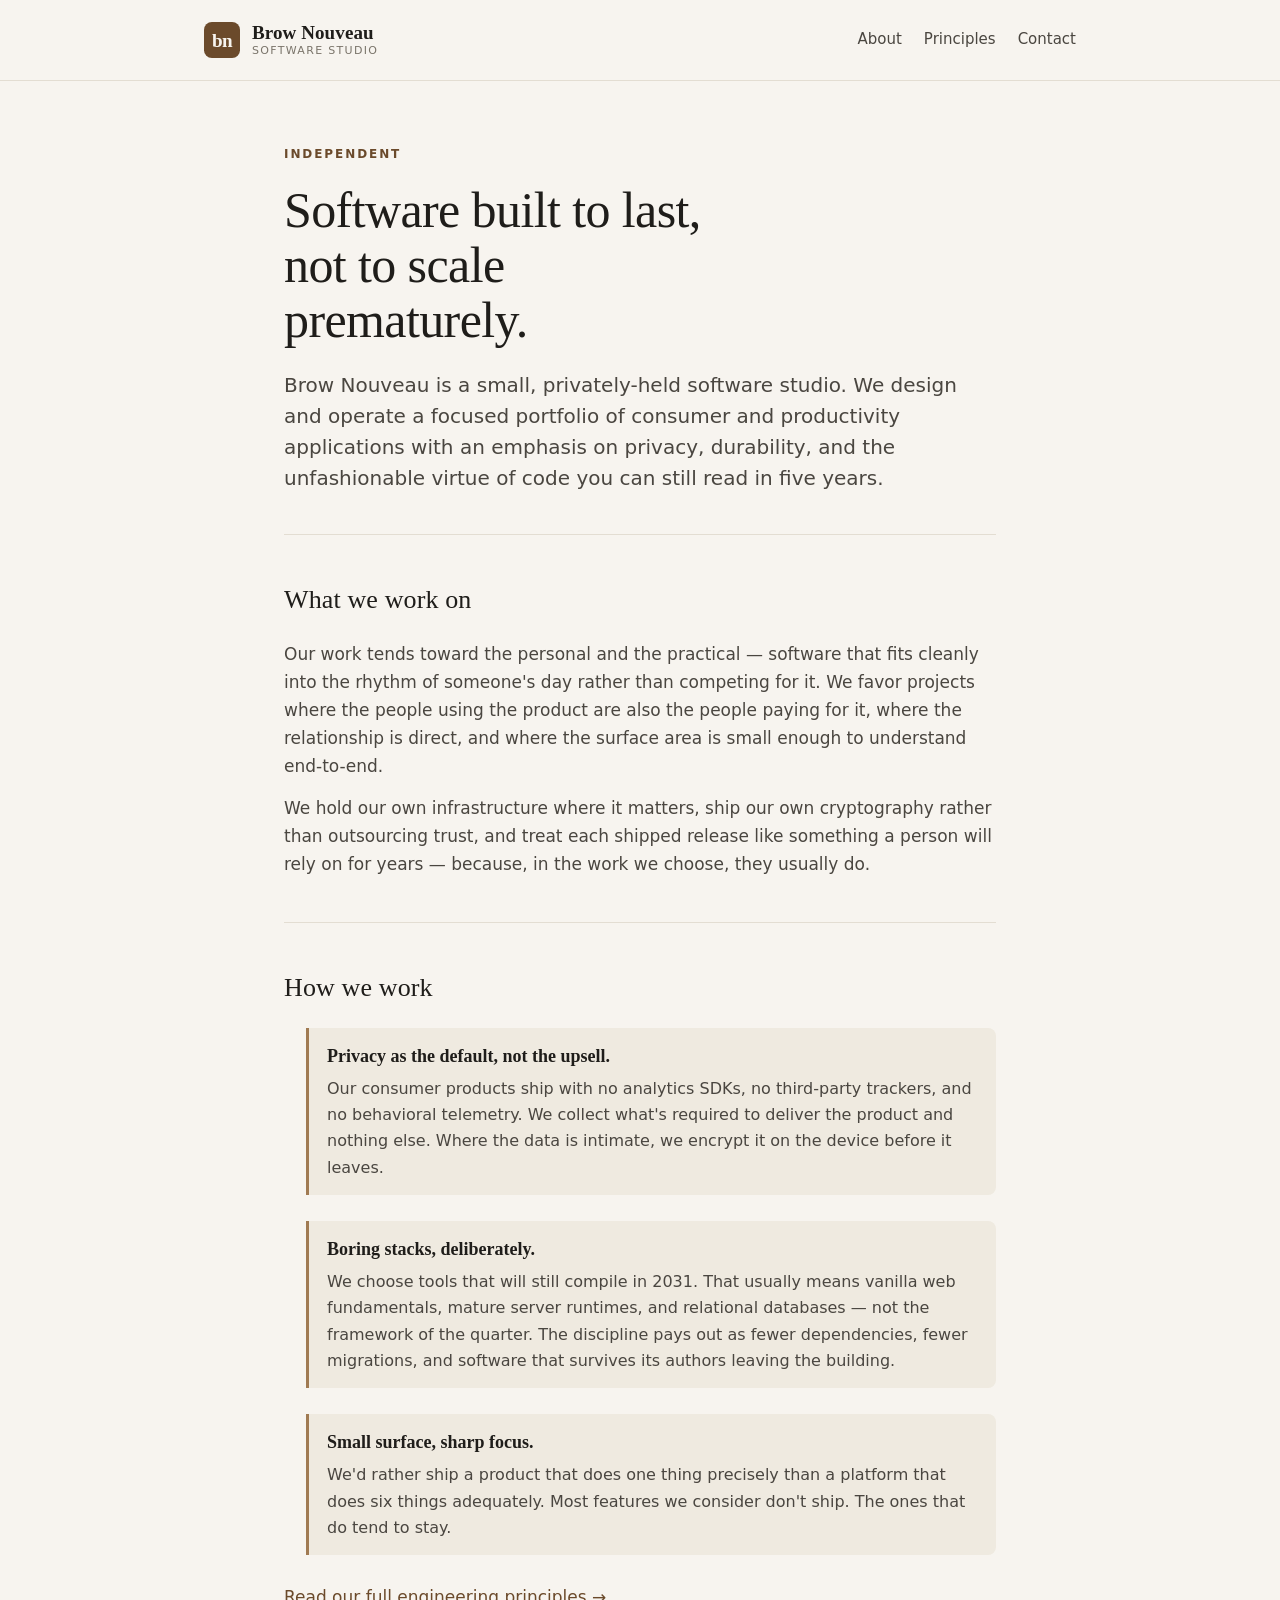
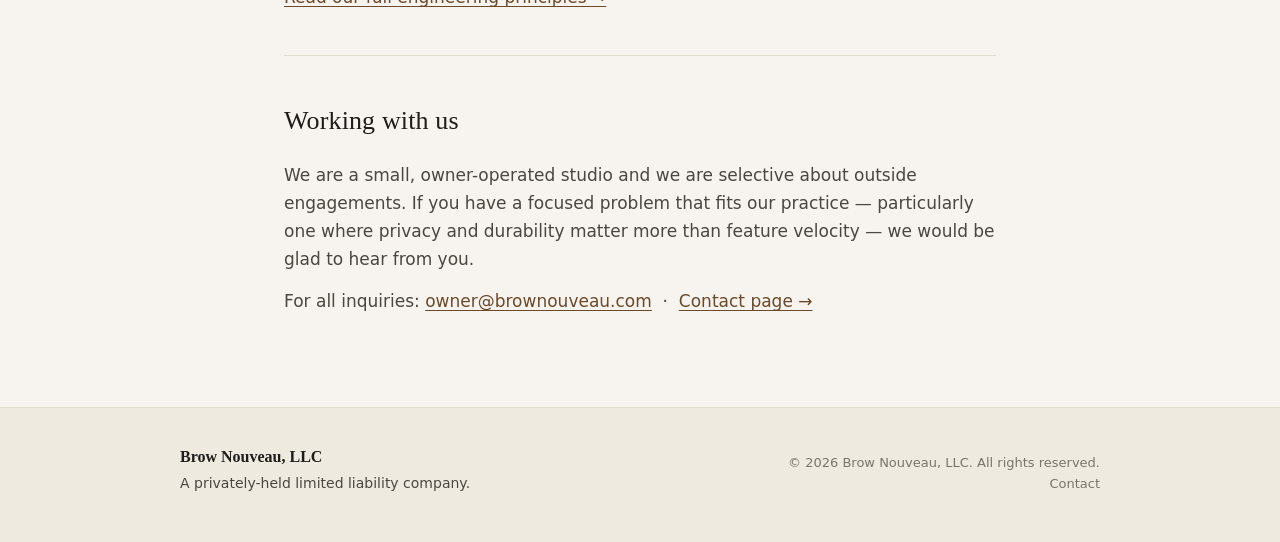
<file: index.html>
<!doctype html>
<html lang="en">
<head>
  <meta charset="utf-8" />
  <meta name="viewport" content="width=device-width, initial-scale=1" />
  <title>Brow Nouveau — independent software studio</title>
  <meta name="description" content="Brow Nouveau, LLC is an independent US-based software studio. We build careful, privacy-respecting tools without analytics, tracking, or framework churn." />
  <meta name="theme-color" content="#f7f4ef" />
  <link rel="icon" href="/favicon.svg" type="image/svg+xml" />
  <link rel="stylesheet" href="/styles.css" />
</head>
<body>

<header class="site-header">
  <div class="site-header-inner">
    <a class="brand" href="/">
      <svg class="brand-mark-svg" viewBox="0 0 64 64" aria-hidden="true">
        <rect width="64" height="64" rx="14" fill="#6b4a2b"/>
        <text x="32" y="44" font-family="Iowan Old Style, Charter, Georgia, serif"
              font-weight="600" font-size="34" fill="#f7f4ef"
              text-anchor="middle" letter-spacing="-1">bn</text>
      </svg>
      <span class="brand-text">
        <span class="brand-name">Brow Nouveau</span>
        <span class="brand-sub">Software Studio</span>
      </span>
    </a>
    <nav class="site-nav" aria-label="Primary">
      <a href="/about.html">About</a>
      <a href="/principles.html">Principles</a>
      <a href="/contact.html">Contact</a>
    </nav>
  </div>
</header>

<main class="wrap">

  <section class="hero">
    <p class="hero-eyebrow">Independent</p>
    <h1>Software built to last, not to scale prematurely.</h1>
    <p class="lede">
      Brow Nouveau is a small, privately-held software studio. We design and
      operate a focused portfolio of consumer and productivity applications
      with an emphasis on privacy, durability, and the unfashionable virtue
      of code you can still read in five years.
    </p>
  </section>

  <section class="section">
    <h2>What we work on</h2>
    <p>
      Our work tends toward the personal and the practical — software that
      fits cleanly into the rhythm of someone's day rather than competing
      for it. We favor projects where the people using the product are also
      the people paying for it, where the relationship is direct, and where
      the surface area is small enough to understand end-to-end.
    </p>
    <p>
      We hold our own infrastructure where it matters, ship our own
      cryptography rather than outsourcing trust, and treat each shipped
      release like something a person will rely on for years — because, in
      the work we choose, they usually do.
    </p>
  </section>

  <section class="section">
    <h2>How we work</h2>
    <ul class="principles">
      <li>
        <strong>Privacy as the default, not the upsell.</strong>
        <p>
          Our consumer products ship with no analytics SDKs, no third-party
          trackers, and no behavioral telemetry. We collect what's required
          to deliver the product and nothing else. Where the data is
          intimate, we encrypt it on the device before it leaves.
        </p>
      </li>
      <li>
        <strong>Boring stacks, deliberately.</strong>
        <p>
          We choose tools that will still compile in 2031. That usually
          means vanilla web fundamentals, mature server runtimes, and
          relational databases — not the framework of the quarter. The
          discipline pays out as fewer dependencies, fewer migrations, and
          software that survives its authors leaving the building.
        </p>
      </li>
      <li>
        <strong>Small surface, sharp focus.</strong>
        <p>
          We'd rather ship a product that does one thing precisely than a
          platform that does six things adequately. Most features we
          consider don't ship. The ones that do tend to stay.
        </p>
      </li>
    </ul>
    <p style="margin-top: 22px;">
      <a href="/principles.html">Read our full engineering principles →</a>
    </p>
  </section>

  <section class="section">
    <h2>Working with us</h2>
    <p>
      We are a small, owner-operated studio and we are selective about
      outside engagements. If you have a focused problem that fits our
      practice — particularly one where privacy and durability matter more
      than feature velocity — we would be glad to hear from you.
    </p>
    <p>
      For all inquiries:
      <a href="mailto:owner@brownouveau.com">owner@brownouveau.com</a>
      &nbsp;·&nbsp; <a href="/contact.html">Contact page →</a>
    </p>
  </section>

</main>

<footer class="site-footer">
  <div class="site-footer-inner">
    <p class="footer-entity">
      <strong>Brow Nouveau, LLC</strong>
      A privately-held limited liability company.
    </p>
    <p class="footer-meta">
      &copy; 2026 Brow Nouveau, LLC. All rights reserved.<br/>
      <a href="/contact.html">Contact</a>
    </p>
  </div>
</footer>

</body>
</html>
</file>
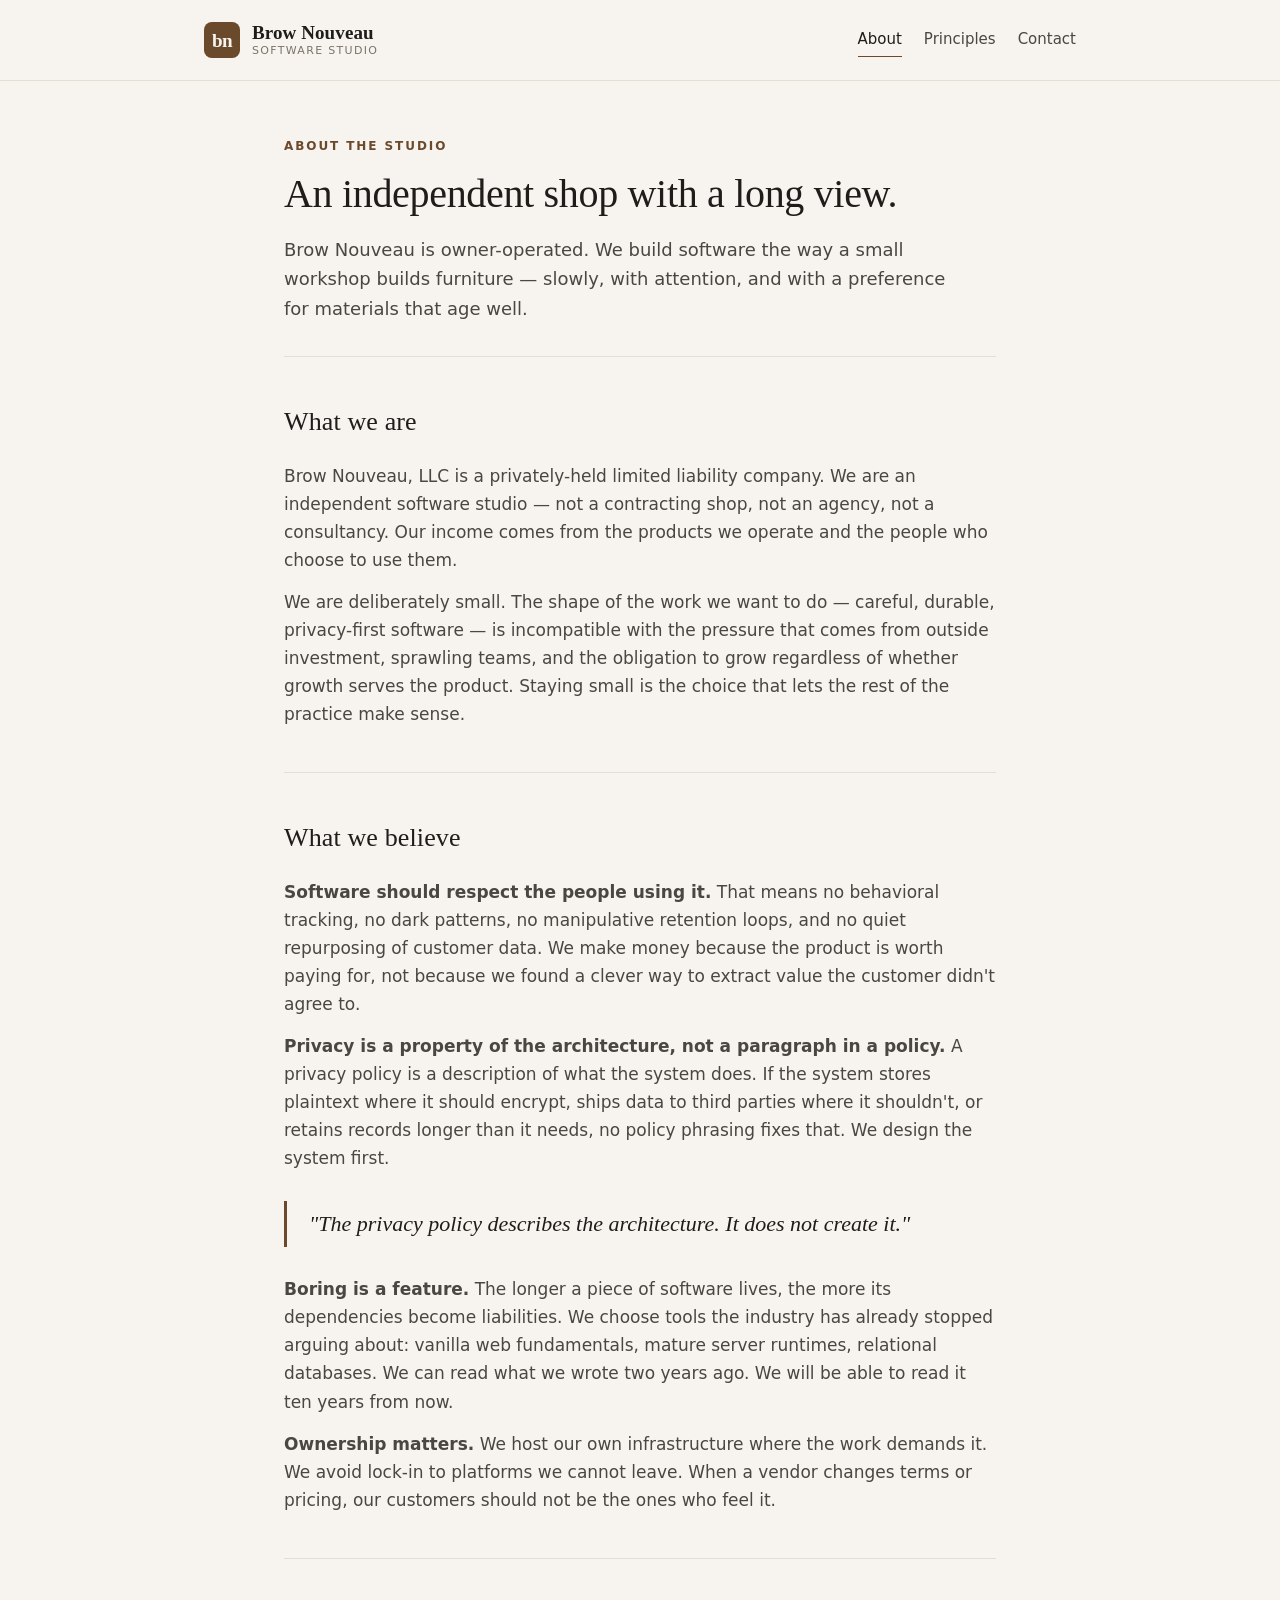
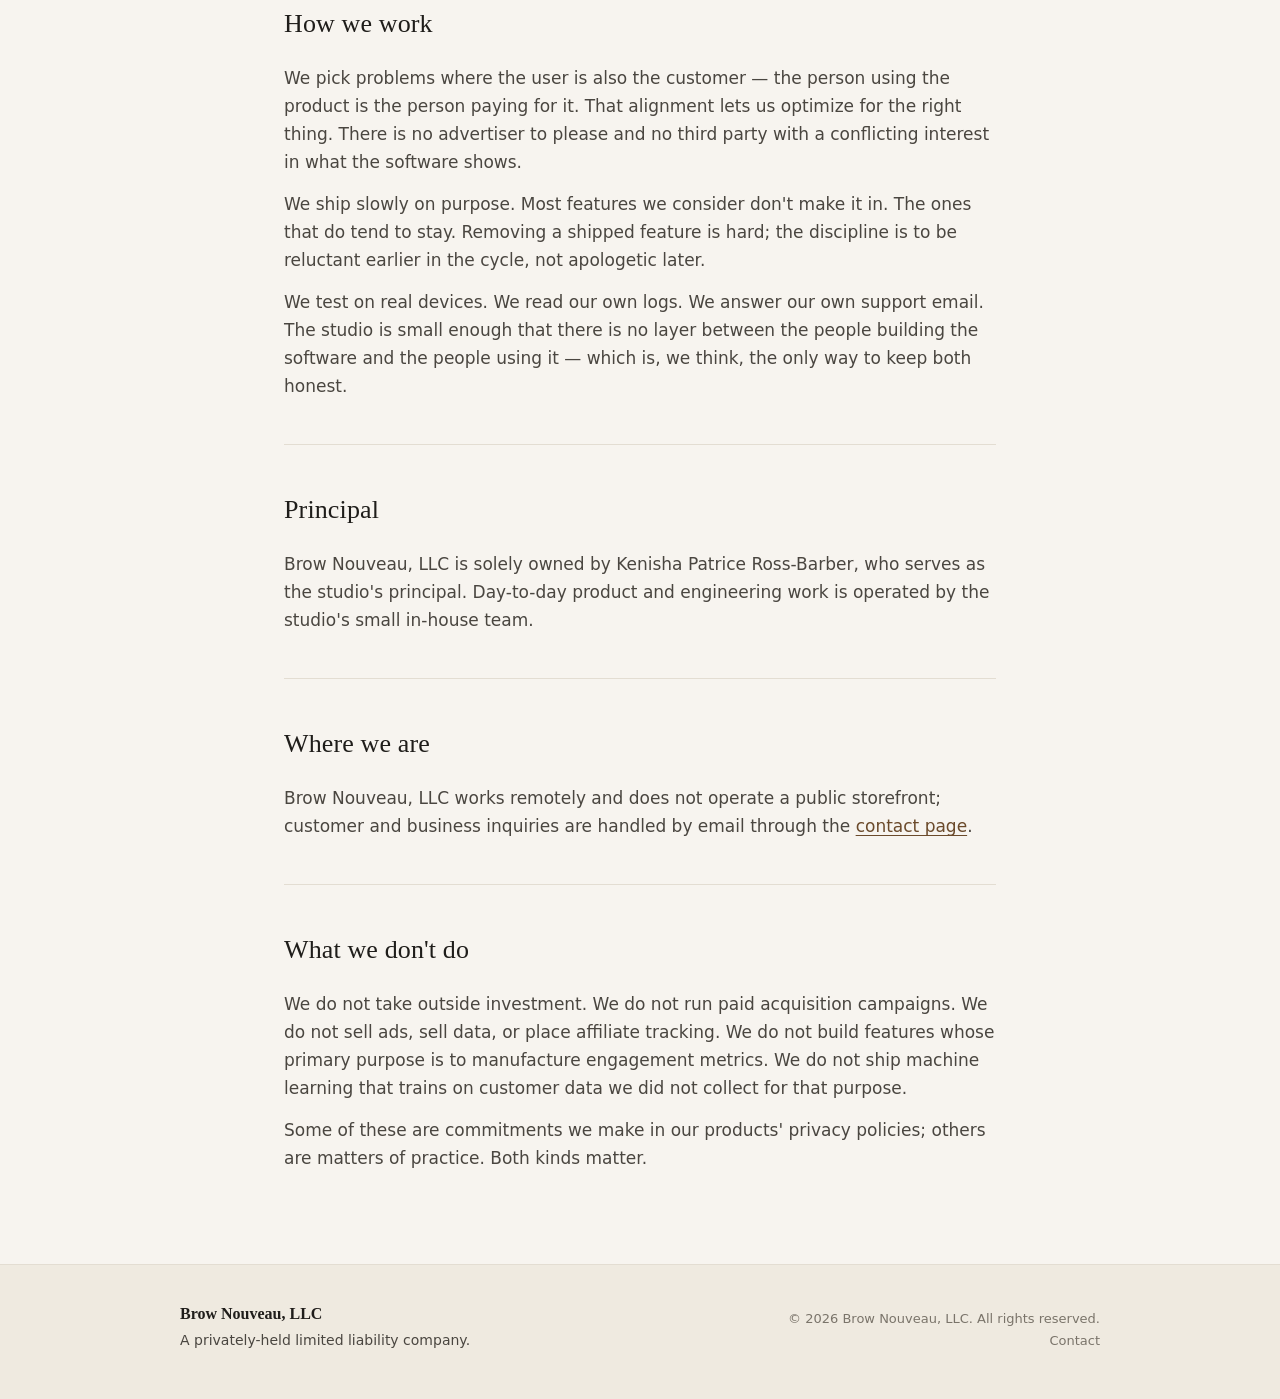
<file: about.html>
<!doctype html>
<html lang="en">
<head>
  <meta charset="utf-8" />
  <meta name="viewport" content="width=device-width, initial-scale=1" />
  <title>About — Brow Nouveau</title>
  <meta name="description" content="Brow Nouveau, LLC is an independent, owner-operated software studio in the United States. Here's how we work and what we believe." />
  <meta name="theme-color" content="#f7f4ef" />
  <link rel="icon" href="/favicon.svg" type="image/svg+xml" />
  <link rel="stylesheet" href="/styles.css" />
</head>
<body>

<header class="site-header">
  <div class="site-header-inner">
    <a class="brand" href="/">
      <svg class="brand-mark-svg" viewBox="0 0 64 64" aria-hidden="true">
        <rect width="64" height="64" rx="14" fill="#6b4a2b"/>
        <text x="32" y="44" font-family="Iowan Old Style, Charter, Georgia, serif"
              font-weight="600" font-size="34" fill="#f7f4ef"
              text-anchor="middle" letter-spacing="-1">bn</text>
      </svg>
      <span class="brand-text">
        <span class="brand-name">Brow Nouveau</span>
        <span class="brand-sub">Software Studio</span>
      </span>
    </a>
    <nav class="site-nav" aria-label="Primary">
      <a href="/about.html" aria-current="page">About</a>
      <a href="/principles.html">Principles</a>
      <a href="/contact.html">Contact</a>
    </nav>
  </div>
</header>

<main class="wrap">

  <section class="page-header">
    <p class="page-eyebrow">About the studio</p>
    <h1>An independent shop with a long view.</h1>
    <p class="lede">
      Brow Nouveau is owner-operated. We
      build software the way a small workshop builds furniture — slowly,
      with attention, and with a preference for materials that age well.
    </p>
  </section>

  <section class="section">
    <h2>What we are</h2>
    <p>
      Brow Nouveau, LLC is a privately-held limited liability company.
      We are an independent software
      studio — not a contracting shop, not an agency, not a consultancy.
      Our income comes from the products we operate and the people who
      choose to use them.
    </p>
    <p>
      We are deliberately small. The shape of the work we want to do —
      careful, durable, privacy-first software — is incompatible with the
      pressure that comes from outside investment, sprawling teams, and
      the obligation to grow regardless of whether growth serves the
      product. Staying small is the choice that lets the rest of the
      practice make sense.
    </p>
  </section>

  <section class="section">
    <h2>What we believe</h2>

    <p>
      <strong>Software should respect the people using it.</strong>
      That means no behavioral tracking, no dark patterns, no manipulative
      retention loops, and no quiet repurposing of customer data. We make
      money because the product is worth paying for, not because we found a
      clever way to extract value the customer didn't agree to.
    </p>

    <p>
      <strong>Privacy is a property of the architecture, not a paragraph
      in a policy.</strong>
      A privacy policy is a description of what the system does. If the
      system stores plaintext where it should encrypt, ships data to
      third parties where it shouldn't, or retains records longer than
      it needs, no policy phrasing fixes that. We design the system
      first.
    </p>

    <blockquote class="pullquote">
      "The privacy policy describes the architecture. It does not create
      it."
    </blockquote>

    <p>
      <strong>Boring is a feature.</strong>
      The longer a piece of software lives, the more its dependencies
      become liabilities. We choose tools the industry has already
      stopped arguing about: vanilla web fundamentals, mature server
      runtimes, relational databases. We can read what we wrote two
      years ago. We will be able to read it ten years from now.
    </p>

    <p>
      <strong>Ownership matters.</strong>
      We host our own infrastructure where the work demands it. We avoid
      lock-in to platforms we cannot leave. When a vendor changes terms or
      pricing, our customers should not be the ones who feel it.
    </p>
  </section>

  <section class="section">
    <h2>How we work</h2>
    <p>
      We pick problems where the user is also the customer — the person
      using the product is the person paying for it. That alignment lets
      us optimize for the right thing. There is no advertiser to please
      and no third party with a conflicting interest in what the software
      shows.
    </p>
    <p>
      We ship slowly on purpose. Most features we consider don't make it
      in. The ones that do tend to stay. Removing a shipped feature is
      hard; the discipline is to be reluctant earlier in the cycle, not
      apologetic later.
    </p>
    <p>
      We test on real devices. We read our own logs. We answer our own
      support email. The studio is small enough that there is no layer
      between the people building the software and the people using it —
      which is, we think, the only way to keep both honest.
    </p>
  </section>

  <section class="section">
    <h2>Principal</h2>
    <p>
      Brow Nouveau, LLC is solely owned by Kenisha Patrice Ross-Barber,
      who serves as the studio's principal. Day-to-day product and
      engineering work is operated by the studio's small in-house team.
    </p>
  </section>

  <section class="section">
    <h2>Where we are</h2>
    <p>
      Brow Nouveau, LLC works remotely and does not operate a public
      storefront; customer
      and business inquiries are handled by email through the
      <a href="/contact.html">contact page</a>.
    </p>
  </section>

  <section class="section">
    <h2>What we don't do</h2>
    <p>
      We do not take outside investment. We do not run paid acquisition
      campaigns. We do not sell ads, sell data, or place affiliate
      tracking. We do not build features whose primary purpose is to
      manufacture engagement metrics. We do not ship machine learning
      that trains on customer data we did not collect for that purpose.
    </p>
    <p>
      Some of these are commitments we make in our products' privacy
      policies; others are matters of practice. Both kinds matter.
    </p>
  </section>

</main>

<footer class="site-footer">
  <div class="site-footer-inner">
    <p class="footer-entity">
      <strong>Brow Nouveau, LLC</strong>
      A privately-held limited liability company.
    </p>
    <p class="footer-meta">
      &copy; 2026 Brow Nouveau, LLC. All rights reserved.<br/>
      <a href="/contact.html">Contact</a>
    </p>
  </div>
</footer>

</body>
</html>
</file>
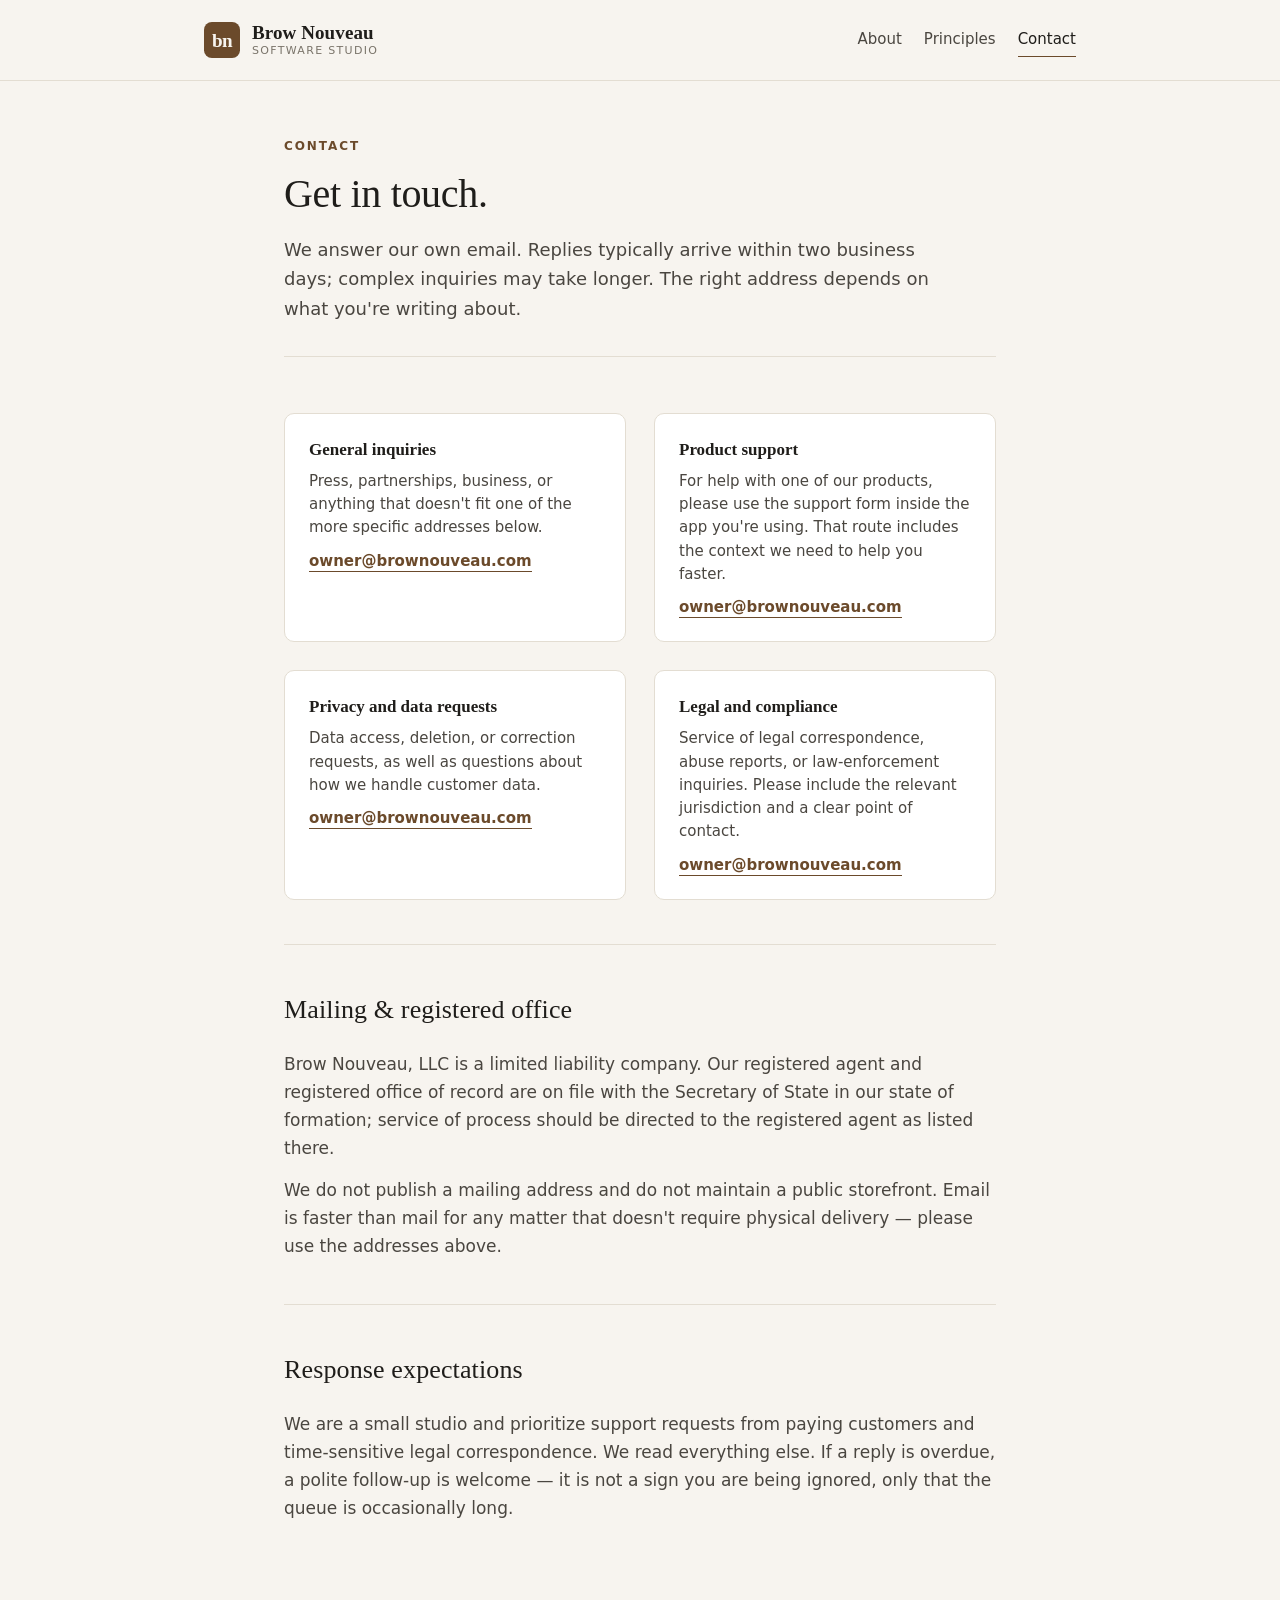
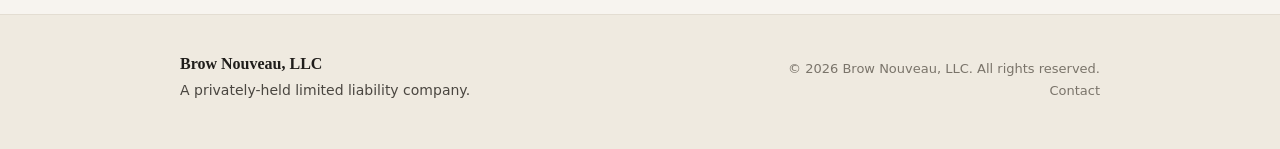
<file: contact.html>
<!doctype html>
<html lang="en">
<head>
  <meta charset="utf-8" />
  <meta name="viewport" content="width=device-width, initial-scale=1" />
  <title>Contact — Brow Nouveau</title>
  <meta name="description" content="How to reach Brow Nouveau, LLC for general inquiries, business matters, support, or legal correspondence." />
  <meta name="theme-color" content="#f7f4ef" />
  <link rel="icon" href="/favicon.svg" type="image/svg+xml" />
  <link rel="stylesheet" href="/styles.css" />
</head>
<body>

<header class="site-header">
  <div class="site-header-inner">
    <a class="brand" href="/">
      <svg class="brand-mark-svg" viewBox="0 0 64 64" aria-hidden="true">
        <rect width="64" height="64" rx="14" fill="#6b4a2b"/>
        <text x="32" y="44" font-family="Iowan Old Style, Charter, Georgia, serif"
              font-weight="600" font-size="34" fill="#f7f4ef"
              text-anchor="middle" letter-spacing="-1">bn</text>
      </svg>
      <span class="brand-text">
        <span class="brand-name">Brow Nouveau</span>
        <span class="brand-sub">Software Studio</span>
      </span>
    </a>
    <nav class="site-nav" aria-label="Primary">
      <a href="/about.html">About</a>
      <a href="/principles.html">Principles</a>
      <a href="/contact.html" aria-current="page">Contact</a>
    </nav>
  </div>
</header>

<main class="wrap">

  <section class="page-header">
    <p class="page-eyebrow">Contact</p>
    <h1>Get in touch.</h1>
    <p class="lede">
      We answer our own email. Replies typically arrive within two
      business days; complex inquiries may take longer. The right
      address depends on what you're writing about.
    </p>
  </section>

  <section class="section">

    <div class="contact-grid">

      <div class="contact-card">
        <h3>General inquiries</h3>
        <p>
          Press, partnerships, business, or anything that doesn't fit
          one of the more specific addresses below.
        </p>
        <p><a href="mailto:owner@brownouveau.com">owner@brownouveau.com</a></p>
      </div>

      <div class="contact-card">
        <h3>Product support</h3>
        <p>
          For help with one of our products, please use the support
          form inside the app you're using. That route includes the
          context we need to help you faster.
        </p>
        <p><a href="mailto:owner@brownouveau.com">owner@brownouveau.com</a></p>
      </div>

      <div class="contact-card">
        <h3>Privacy and data requests</h3>
        <p>
          Data access, deletion, or correction requests, as well as
          questions about how we handle customer data.
        </p>
        <p><a href="mailto:owner@brownouveau.com">owner@brownouveau.com</a></p>
      </div>

      <div class="contact-card">
        <h3>Legal and compliance</h3>
        <p>
          Service of legal correspondence, abuse reports, or
          law-enforcement inquiries. Please include the relevant
          jurisdiction and a clear point of contact.
        </p>
        <p><a href="mailto:owner@brownouveau.com">owner@brownouveau.com</a></p>
      </div>

    </div>

  </section>

  <section class="section">
    <h2>Mailing &amp; registered office</h2>
    <p>
      Brow Nouveau, LLC is a limited liability company. Our registered
      agent and registered office of record are on file with the
      Secretary of State in our state of formation; service of process
      should be directed to the registered agent as listed there.
    </p>
    <p>
      We do not publish a mailing address and do not maintain a public
      storefront. Email is faster than mail for any matter that doesn't
      require physical delivery — please use the addresses above.
    </p>
  </section>

  <section class="section">
    <h2>Response expectations</h2>
    <p>
      We are a small studio and prioritize support requests from
      paying customers and time-sensitive legal correspondence. We
      read everything else. If a reply is overdue, a polite follow-up
      is welcome — it is not a sign you are being ignored, only that
      the queue is occasionally long.
    </p>
  </section>

</main>

<footer class="site-footer">
  <div class="site-footer-inner">
    <p class="footer-entity">
      <strong>Brow Nouveau, LLC</strong>
      A privately-held limited liability company.
    </p>
    <p class="footer-meta">
      &copy; 2026 Brow Nouveau, LLC. All rights reserved.<br/>
      <a href="/contact.html">Contact</a>
    </p>
  </div>
</footer>

</body>
</html>
</file>
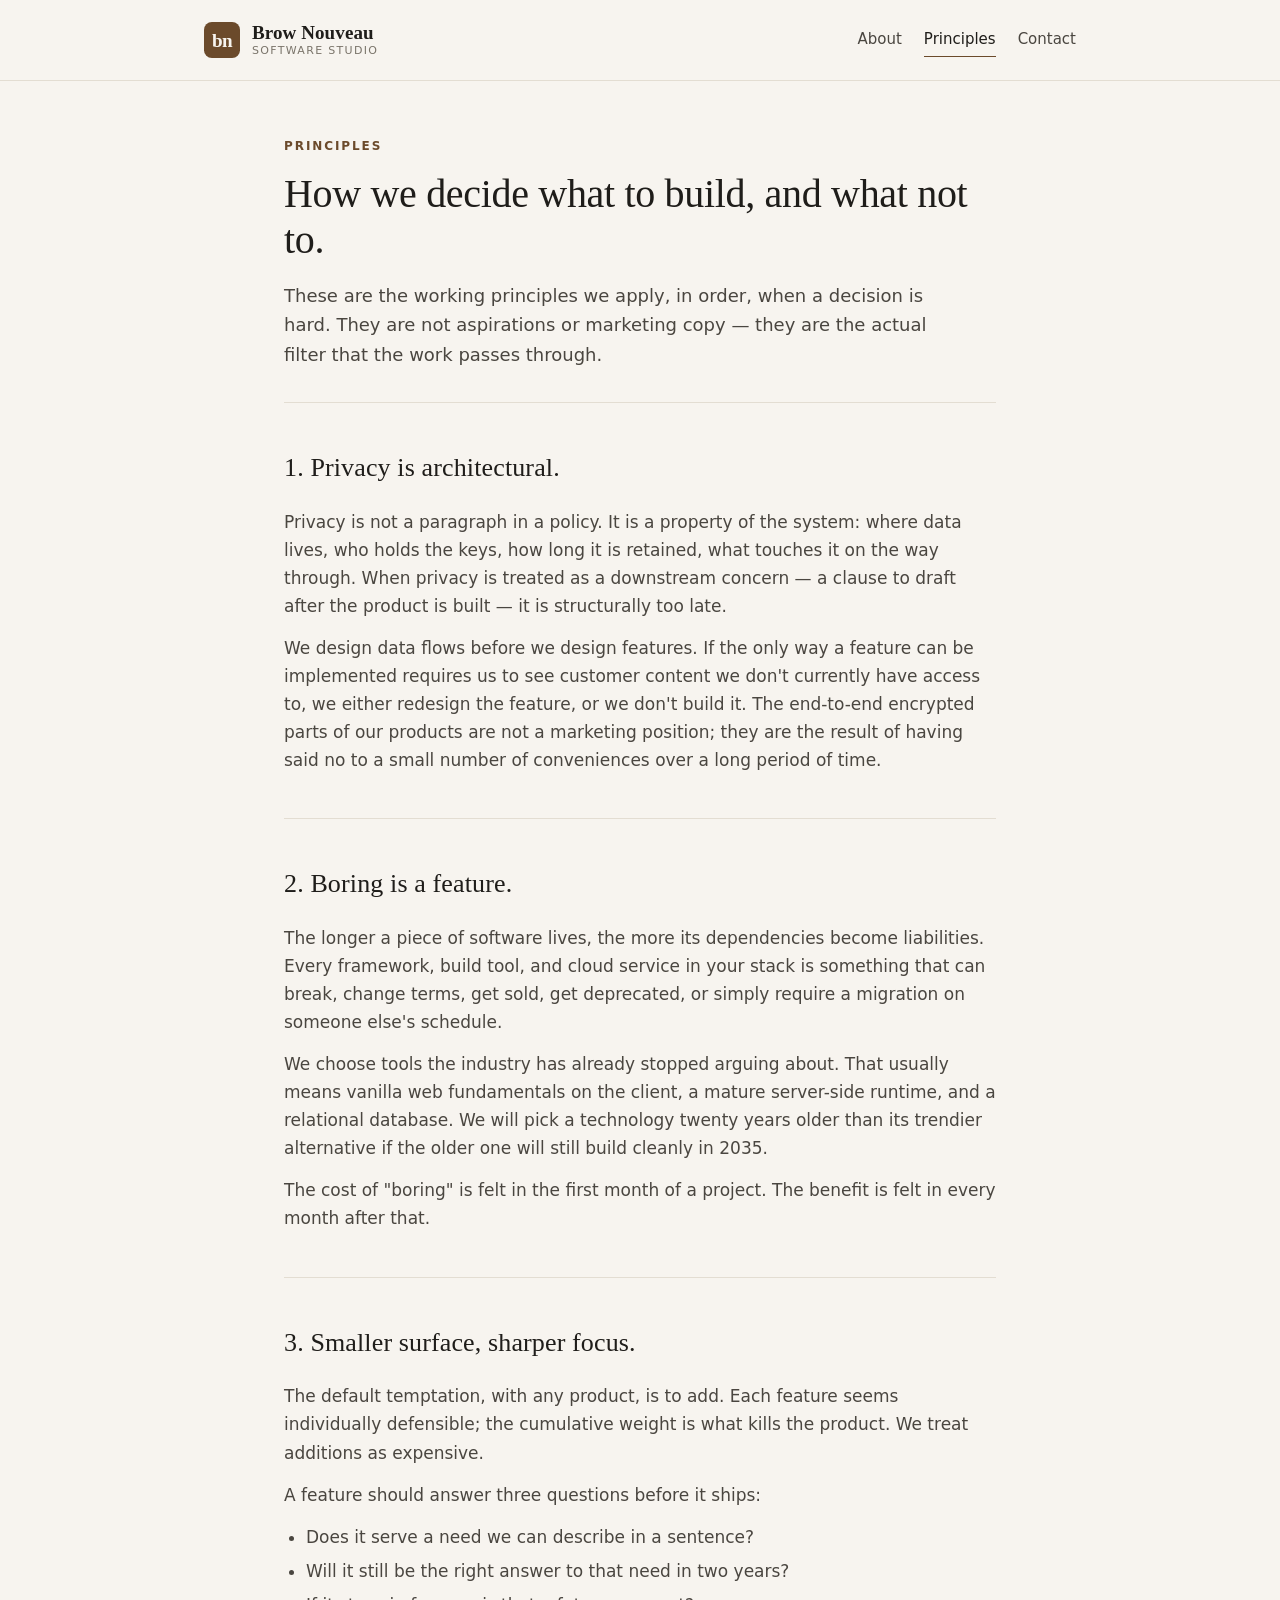
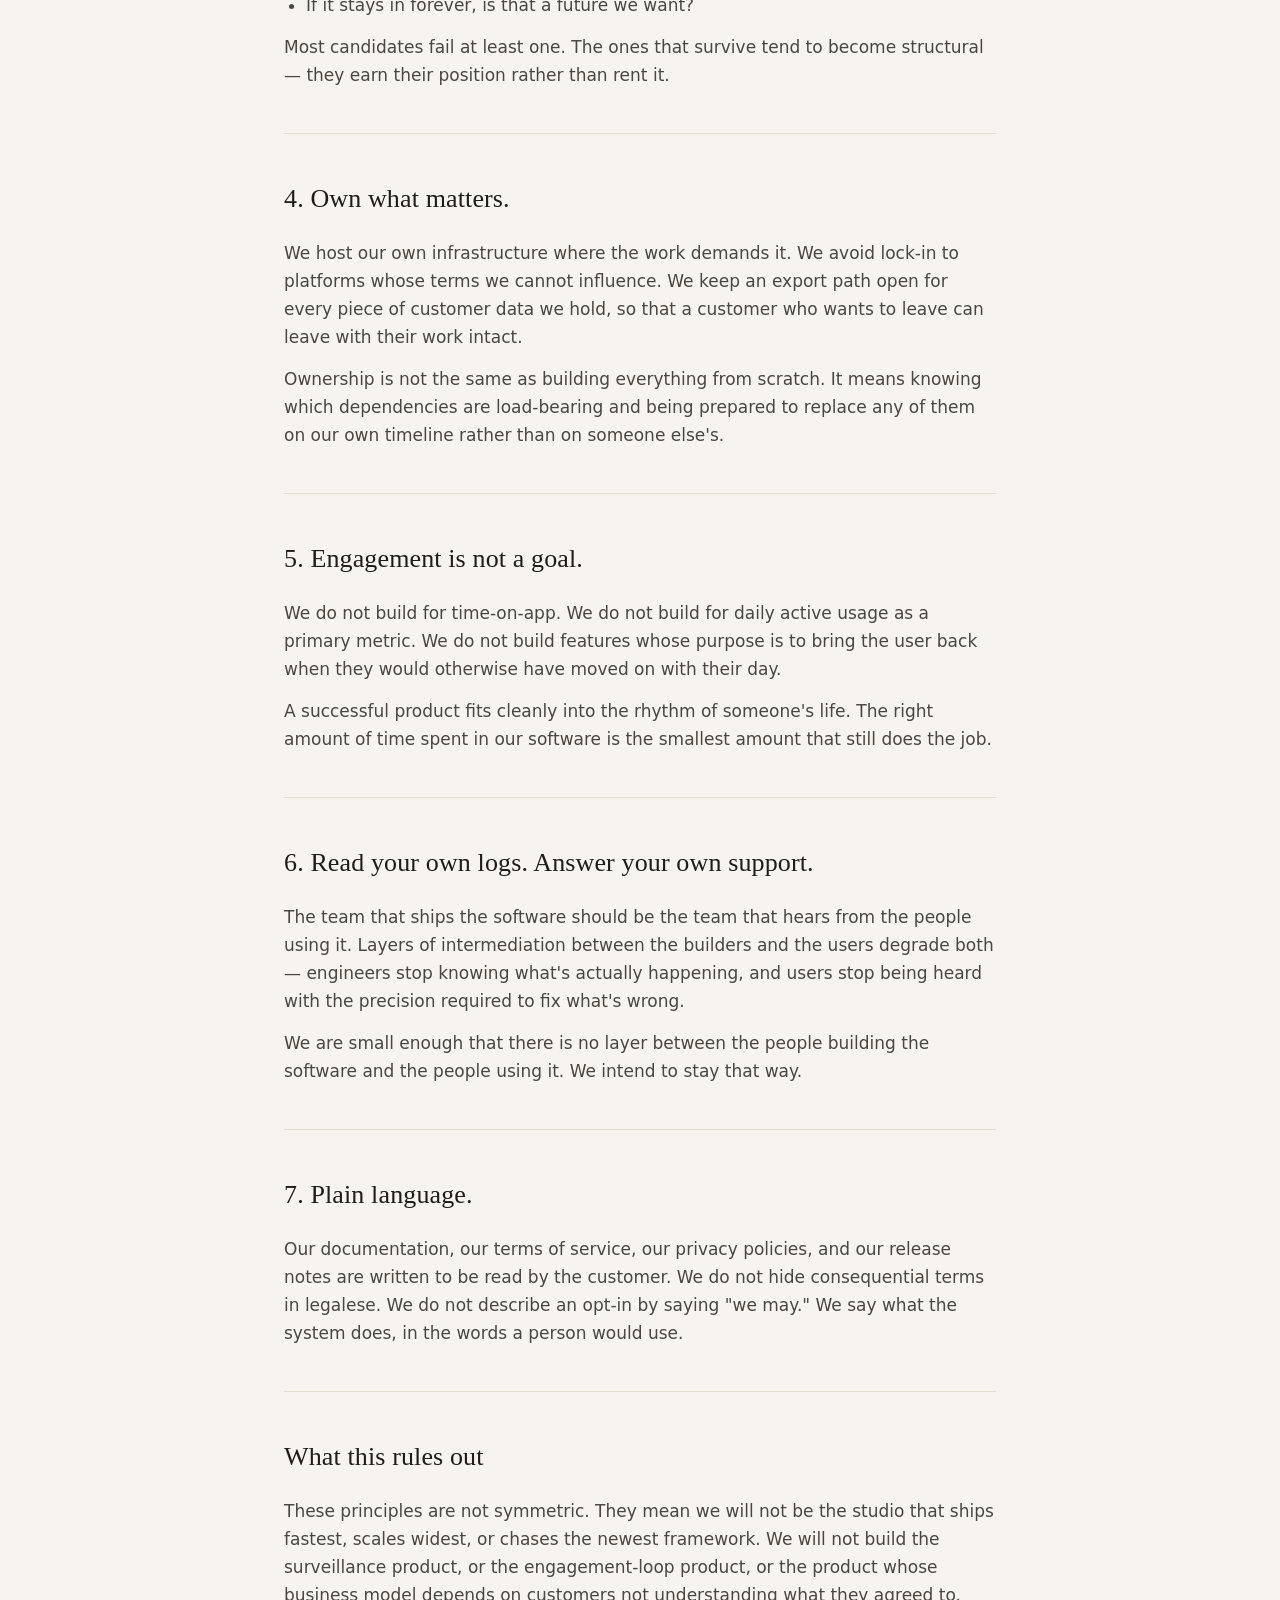
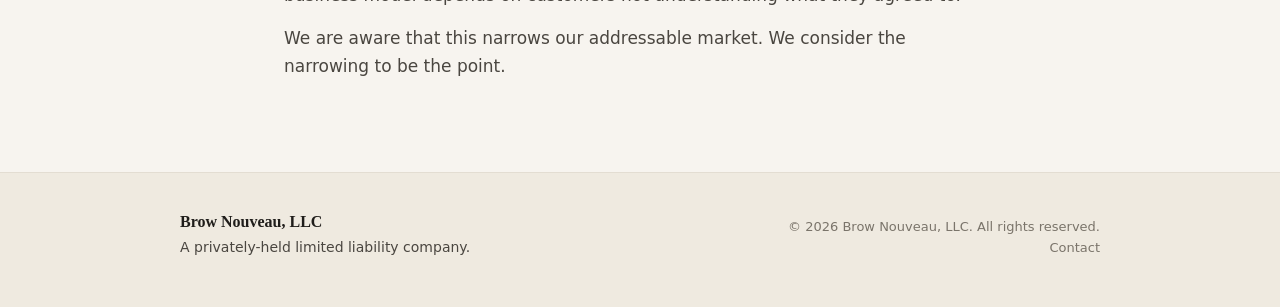
<file: principles.html>
<!doctype html>
<html lang="en">
<head>
  <meta charset="utf-8" />
  <meta name="viewport" content="width=device-width, initial-scale=1" />
  <title>Engineering Principles — Brow Nouveau</title>
  <meta name="description" content="The engineering principles that govern how Brow Nouveau, LLC builds software: privacy, durability, ownership, restraint." />
  <meta name="theme-color" content="#f7f4ef" />
  <link rel="icon" href="/favicon.svg" type="image/svg+xml" />
  <link rel="stylesheet" href="/styles.css" />
</head>
<body>

<header class="site-header">
  <div class="site-header-inner">
    <a class="brand" href="/">
      <svg class="brand-mark-svg" viewBox="0 0 64 64" aria-hidden="true">
        <rect width="64" height="64" rx="14" fill="#6b4a2b"/>
        <text x="32" y="44" font-family="Iowan Old Style, Charter, Georgia, serif"
              font-weight="600" font-size="34" fill="#f7f4ef"
              text-anchor="middle" letter-spacing="-1">bn</text>
      </svg>
      <span class="brand-text">
        <span class="brand-name">Brow Nouveau</span>
        <span class="brand-sub">Software Studio</span>
      </span>
    </a>
    <nav class="site-nav" aria-label="Primary">
      <a href="/about.html">About</a>
      <a href="/principles.html" aria-current="page">Principles</a>
      <a href="/contact.html">Contact</a>
    </nav>
  </div>
</header>

<main class="wrap">

  <section class="page-header">
    <p class="page-eyebrow">Principles</p>
    <h1>How we decide what to build, and what not to.</h1>
    <p class="lede">
      These are the working principles we apply, in order, when a
      decision is hard. They are not aspirations or marketing
      copy — they are the actual filter that the work passes through.
    </p>
  </section>

  <section class="section">
    <h2>1. Privacy is architectural.</h2>
    <p>
      Privacy is not a paragraph in a policy. It is a property of the
      system: where data lives, who holds the keys, how long it is
      retained, what touches it on the way through. When privacy is
      treated as a downstream concern — a clause to draft after the
      product is built — it is structurally too late.
    </p>
    <p>
      We design data flows before we design features. If the only way
      a feature can be implemented requires us to see customer content
      we don't currently have access to, we either redesign the
      feature, or we don't build it. The end-to-end encrypted parts
      of our products are not a marketing position; they are the
      result of having said no to a small number of conveniences over
      a long period of time.
    </p>
  </section>

  <section class="section">
    <h2>2. Boring is a feature.</h2>
    <p>
      The longer a piece of software lives, the more its dependencies
      become liabilities. Every framework, build tool, and cloud
      service in your stack is something that can break, change terms,
      get sold, get deprecated, or simply require a migration on
      someone else's schedule.
    </p>
    <p>
      We choose tools the industry has already stopped arguing about.
      That usually means vanilla web fundamentals on the client, a
      mature server-side runtime, and a relational database. We will
      pick a technology twenty years older than its trendier
      alternative if the older one will still build cleanly in 2035.
    </p>
    <p>
      The cost of "boring" is felt in the first month of a project.
      The benefit is felt in every month after that.
    </p>
  </section>

  <section class="section">
    <h2>3. Smaller surface, sharper focus.</h2>
    <p>
      The default temptation, with any product, is to add. Each feature
      seems individually defensible; the cumulative weight is what
      kills the product. We treat additions as expensive.
    </p>
    <p>
      A feature should answer three questions before it ships:
    </p>
    <ul>
      <li>Does it serve a need we can describe in a sentence?</li>
      <li>Will it still be the right answer to that need in two years?</li>
      <li>If it stays in forever, is that a future we want?</li>
    </ul>
    <p>
      Most candidates fail at least one. The ones that survive tend to
      become structural — they earn their position rather than rent it.
    </p>
  </section>

  <section class="section">
    <h2>4. Own what matters.</h2>
    <p>
      We host our own infrastructure where the work demands it. We
      avoid lock-in to platforms whose terms we cannot influence. We
      keep an export path open for every piece of customer data we
      hold, so that a customer who wants to leave can leave with
      their work intact.
    </p>
    <p>
      Ownership is not the same as building everything from scratch.
      It means knowing which dependencies are load-bearing and being
      prepared to replace any of them on our own timeline rather than
      on someone else's.
    </p>
  </section>

  <section class="section">
    <h2>5. Engagement is not a goal.</h2>
    <p>
      We do not build for time-on-app. We do not build for daily
      active usage as a primary metric. We do not build features whose
      purpose is to bring the user back when they would otherwise have
      moved on with their day.
    </p>
    <p>
      A successful product fits cleanly into the rhythm of someone's
      life. The right amount of time spent in our software is the
      smallest amount that still does the job.
    </p>
  </section>

  <section class="section">
    <h2>6. Read your own logs. Answer your own support.</h2>
    <p>
      The team that ships the software should be the team that hears
      from the people using it. Layers of intermediation between the
      builders and the users degrade both — engineers stop knowing
      what's actually happening, and users stop being heard with the
      precision required to fix what's wrong.
    </p>
    <p>
      We are small enough that there is no layer between the people
      building the software and the people using it. We intend to
      stay that way.
    </p>
  </section>

  <section class="section">
    <h2>7. Plain language.</h2>
    <p>
      Our documentation, our terms of service, our privacy policies,
      and our release notes are written to be read by the customer.
      We do not hide consequential terms in legalese. We do not
      describe an opt-in by saying "we may." We say what the system
      does, in the words a person would use.
    </p>
  </section>

  <section class="section">
    <h2>What this rules out</h2>
    <p>
      These principles are not symmetric. They mean we will not be
      the studio that ships fastest, scales widest, or chases the
      newest framework. We will not build the surveillance product, or
      the engagement-loop product, or the product whose business
      model depends on customers not understanding what they agreed to.
    </p>
    <p>
      We are aware that this narrows our addressable market. We
      consider the narrowing to be the point.
    </p>
  </section>

</main>

<footer class="site-footer">
  <div class="site-footer-inner">
    <p class="footer-entity">
      <strong>Brow Nouveau, LLC</strong>
      A privately-held limited liability company.
    </p>
    <p class="footer-meta">
      &copy; 2026 Brow Nouveau, LLC. All rights reserved.<br/>
      <a href="/contact.html">Contact</a>
    </p>
  </div>
</footer>

</body>
</html>
</file>
<file: styles.css>
:root {
  --bg: #f7f4ef;
  --bg-soft: #efeae0;
  --surface: #ffffff;
  --ink: #1f1d1a;
  --ink-soft: #4a4640;
  --ink-muted: #7a746a;
  --rule: #e3ddd2;
  --rule-strong: #cdc4b3;
  --accent: #6b4a2b;
  --accent-soft: #a07a52;
  --max-width: 760px;
  --max-width-wide: 920px;
  --serif: "Iowan Old Style", "Charter", "Source Serif Pro", "Georgia", serif;
  --sans: -apple-system, BlinkMacSystemFont, "Inter", "Segoe UI", system-ui, sans-serif;
  --mono: "SF Mono", "Menlo", "Consolas", monospace;
}

* { box-sizing: border-box; }

html, body { margin: 0; padding: 0; }

body {
  background: var(--bg);
  color: var(--ink);
  font-family: var(--sans);
  font-size: 17px;
  line-height: 1.65;
  -webkit-font-smoothing: antialiased;
  -moz-osx-font-smoothing: grayscale;
}

a { color: var(--accent); }

img, svg { max-width: 100%; height: auto; display: block; }

/* ---------- Layout primitives ---------- */
.wrap {
  max-width: var(--max-width);
  margin: 0 auto;
  padding: 0 24px;
}

.wrap-wide {
  max-width: var(--max-width-wide);
  margin: 0 auto;
  padding: 0 24px;
}

/* ---------- Site header ---------- */
.site-header {
  border-bottom: 1px solid var(--rule);
  background: var(--bg);
}

.site-header-inner {
  display: flex;
  align-items: center;
  justify-content: space-between;
  padding: 22px 24px;
  max-width: var(--max-width-wide);
  margin: 0 auto;
  gap: 24px;
  flex-wrap: wrap;
}

.brand {
  display: inline-flex;
  align-items: center;
  gap: 12px;
  text-decoration: none;
  color: var(--ink);
}

.brand-mark-svg {
  width: 36px;
  height: 36px;
  display: block;
}

.brand-text {
  display: flex;
  flex-direction: column;
  line-height: 1.1;
}

.brand-name {
  font-family: var(--serif);
  font-size: 19px;
  font-weight: 600;
  letter-spacing: 0.005em;
  color: var(--ink);
}

.brand-sub {
  font-size: 11px;
  letter-spacing: 0.12em;
  text-transform: uppercase;
  color: var(--ink-muted);
  margin-top: 2px;
}

.site-nav {
  display: flex;
  gap: 22px;
  font-size: 15px;
}

.site-nav a {
  color: var(--ink-soft);
  text-decoration: none;
  padding: 4px 0;
  border-bottom: 1px solid transparent;
  transition: color 0.15s ease, border-color 0.15s ease;
}

.site-nav a:hover,
.site-nav a[aria-current="page"] {
  color: var(--ink);
  border-bottom-color: var(--accent);
}

/* ---------- Hero ---------- */
.hero {
  padding: 64px 0 40px;
  border-bottom: 1px solid var(--rule);
}

.hero-eyebrow {
  font-size: 12px;
  letter-spacing: 0.16em;
  text-transform: uppercase;
  color: var(--accent);
  margin: 0 0 18px;
  font-weight: 600;
}

.hero h1 {
  font-family: var(--serif);
  font-weight: 500;
  font-size: clamp(34px, 5.2vw, 50px);
  line-height: 1.1;
  letter-spacing: -0.012em;
  margin: 0 0 22px;
  max-width: 18ch;
}

.hero .lede {
  font-size: 20px;
  line-height: 1.55;
  color: var(--ink-soft);
  margin: 0;
  max-width: 38em;
}

/* ---------- Page header (subpages) ---------- */
.page-header {
  padding: 56px 0 32px;
  border-bottom: 1px solid var(--rule);
}

.page-eyebrow {
  font-size: 12px;
  letter-spacing: 0.16em;
  text-transform: uppercase;
  color: var(--accent);
  margin: 0 0 14px;
  font-weight: 600;
}

.page-header h1 {
  font-family: var(--serif);
  font-weight: 500;
  font-size: clamp(30px, 4.4vw, 40px);
  line-height: 1.15;
  letter-spacing: -0.008em;
  margin: 0 0 18px;
}

.page-header .lede {
  font-size: 18px;
  color: var(--ink-soft);
  margin: 0;
  max-width: 38em;
}

/* ---------- Sections ---------- */
.section {
  padding: 44px 0;
  border-bottom: 1px solid var(--rule);
}

.section:last-of-type {
  border-bottom: none;
}

.section h2 {
  font-family: var(--serif);
  font-weight: 500;
  font-size: 26px;
  letter-spacing: 0.005em;
  margin: 0 0 18px;
}

.section h3 {
  font-family: var(--serif);
  font-weight: 600;
  font-size: 19px;
  margin: 28px 0 10px;
}

.section p {
  margin: 0 0 14px;
  color: var(--ink-soft);
}

.section p:last-child {
  margin-bottom: 0;
}

.section a {
  color: var(--accent);
  text-decoration: underline;
  text-decoration-thickness: 1px;
  text-underline-offset: 3px;
}

.section a:hover { color: var(--ink); }

.section ul {
  margin: 0 0 14px;
  padding-left: 22px;
  color: var(--ink-soft);
}

.section ul li {
  margin-bottom: 6px;
}

/* ---------- Two-column section ---------- */
.cols {
  display: grid;
  grid-template-columns: minmax(0, 1fr) minmax(0, 1fr);
  gap: 36px;
}

@media (max-width: 640px) {
  .cols { grid-template-columns: 1fr; gap: 24px; }
}

/* ---------- Principle / value cards ---------- */
.principles {
  list-style: none;
  padding: 0;
  margin: 0;
  display: grid;
  gap: 20px;
}

.principles li {
  border-left: 3px solid var(--accent-soft);
  padding: 14px 18px;
  background: var(--bg-soft);
  border-radius: 0 8px 8px 0;
}

.principles strong {
  display: block;
  font-family: var(--serif);
  font-size: 18px;
  font-weight: 600;
  color: var(--ink);
  margin-bottom: 4px;
}

.principles p {
  margin: 0;
  color: var(--ink-soft);
  font-size: 16px;
}

/* ---------- Pull quote ---------- */
.pullquote {
  font-family: var(--serif);
  font-size: 22px;
  line-height: 1.4;
  font-style: italic;
  color: var(--ink);
  border-left: 3px solid var(--accent);
  padding: 8px 0 8px 22px;
  margin: 28px 0;
  max-width: 32em;
}

/* ---------- Featured / call-out card ---------- */
.callout {
  background: var(--surface);
  border: 1px solid var(--rule);
  border-radius: 12px;
  padding: 24px 26px;
  margin: 24px 0;
}

.callout .callout-eyebrow {
  font-size: 11px;
  letter-spacing: 0.14em;
  text-transform: uppercase;
  color: var(--ink-muted);
  margin: 0 0 6px;
  font-weight: 600;
}

.callout h3 {
  font-family: var(--serif);
  font-size: 22px;
  margin: 0 0 8px;
  font-weight: 500;
}

.callout p {
  margin: 0 0 12px;
  color: var(--ink-soft);
}

.callout .read-more {
  display: inline-block;
  margin-top: 4px;
  font-size: 15px;
  color: var(--accent);
  font-weight: 600;
  text-decoration: none;
  border-bottom: 1px solid var(--accent);
  padding-bottom: 1px;
}

.callout .read-more:hover { color: var(--ink); border-color: var(--ink); }

/* ---------- Notes / essay ---------- */
.essay {
  padding: 32px 0 64px;
}

.essay-meta {
  font-size: 13px;
  color: var(--ink-muted);
  margin: 0 0 24px;
  letter-spacing: 0.04em;
}

.essay h1 {
  font-family: var(--serif);
  font-weight: 500;
  font-size: clamp(28px, 4.4vw, 38px);
  line-height: 1.2;
  margin: 0 0 16px;
  letter-spacing: -0.005em;
}

.essay-body {
  font-size: 18px;
  line-height: 1.7;
  color: var(--ink);
  margin-top: 28px;
}

.essay-body p {
  margin: 0 0 18px;
}

.essay-body h2 {
  font-family: var(--serif);
  font-weight: 600;
  font-size: 22px;
  margin: 36px 0 12px;
}

.essay-body code {
  font-family: var(--mono);
  font-size: 15px;
  background: var(--bg-soft);
  padding: 1px 6px;
  border-radius: 4px;
}

.essay-body blockquote {
  margin: 24px 0;
  padding: 4px 0 4px 18px;
  border-left: 3px solid var(--accent-soft);
  color: var(--ink-soft);
  font-style: italic;
}

.notes-list {
  list-style: none;
  padding: 0;
  margin: 0;
}

.notes-list li {
  padding: 22px 0;
  border-bottom: 1px solid var(--rule);
}

.notes-list li:first-child { padding-top: 4px; }
.notes-list li:last-child { border-bottom: none; }

.notes-list .date {
  font-size: 13px;
  color: var(--ink-muted);
  letter-spacing: 0.04em;
  display: block;
  margin-bottom: 4px;
}

.notes-list a.title {
  font-family: var(--serif);
  font-size: 22px;
  font-weight: 500;
  color: var(--ink);
  text-decoration: none;
  display: block;
  line-height: 1.3;
  margin-bottom: 6px;
}

.notes-list a.title:hover { color: var(--accent); }

.notes-list .summary {
  color: var(--ink-soft);
  font-size: 16px;
  margin: 0;
}

/* ---------- Contact ---------- */
.contact-grid {
  display: grid;
  grid-template-columns: minmax(0, 1fr) minmax(0, 1fr);
  gap: 28px;
  margin-top: 12px;
}

@media (max-width: 640px) {
  .contact-grid { grid-template-columns: 1fr; }
}

.contact-card {
  background: var(--surface);
  border: 1px solid var(--rule);
  border-radius: 10px;
  padding: 22px 24px;
}

.contact-card h3 {
  font-family: var(--serif);
  font-weight: 600;
  font-size: 17px;
  margin: 0 0 6px;
  color: var(--ink);
}

.contact-card p {
  margin: 0 0 10px;
  color: var(--ink-soft);
  font-size: 15px;
  line-height: 1.55;
}

.contact-card a {
  color: var(--accent);
  font-weight: 600;
  text-decoration: none;
  border-bottom: 1px solid var(--accent);
  padding-bottom: 1px;
}

.contact-card a:hover { color: var(--ink); border-color: var(--ink); }

/* ---------- Footer ---------- */
.site-footer {
  border-top: 1px solid var(--rule);
  margin-top: 48px;
  padding: 36px 24px 48px;
  background: var(--bg-soft);
}

.site-footer-inner {
  max-width: var(--max-width-wide);
  margin: 0 auto;
  display: grid;
  grid-template-columns: 1fr 1fr;
  gap: 24px;
  align-items: end;
}

@media (max-width: 640px) {
  .site-footer-inner { grid-template-columns: 1fr; gap: 16px; text-align: left; }
}

.site-footer .footer-entity {
  font-size: 14px;
  color: var(--ink-soft);
  margin: 0;
  line-height: 1.6;
}

.site-footer .footer-entity strong {
  font-family: var(--serif);
  font-size: 16px;
  color: var(--ink);
  font-weight: 600;
  display: block;
  margin-bottom: 2px;
}

.site-footer .footer-meta {
  font-size: 13px;
  color: var(--ink-muted);
  margin: 0;
  text-align: right;
}

@media (max-width: 640px) {
  .site-footer .footer-meta { text-align: left; }
}

.site-footer .footer-meta a {
  color: var(--ink-muted);
  text-decoration: none;
  border-bottom: 1px solid transparent;
}

.site-footer .footer-meta a:hover {
  color: var(--ink);
  border-bottom-color: var(--ink-muted);
}

/* ---------- Dark mode ---------- */
@media (prefers-color-scheme: dark) {
  :root {
    --bg: #181513;
    --bg-soft: #211d1a;
    --surface: #211d1a;
    --ink: #f0eae0;
    --ink-soft: #c8c0b3;
    --ink-muted: #8a8478;
    --rule: #2e2924;
    --rule-strong: #3d362f;
    --accent: #c9a17a;
    --accent-soft: #8e6c4d;
  }

  .callout, .contact-card { background: #1f1b18; }
}
</file>
